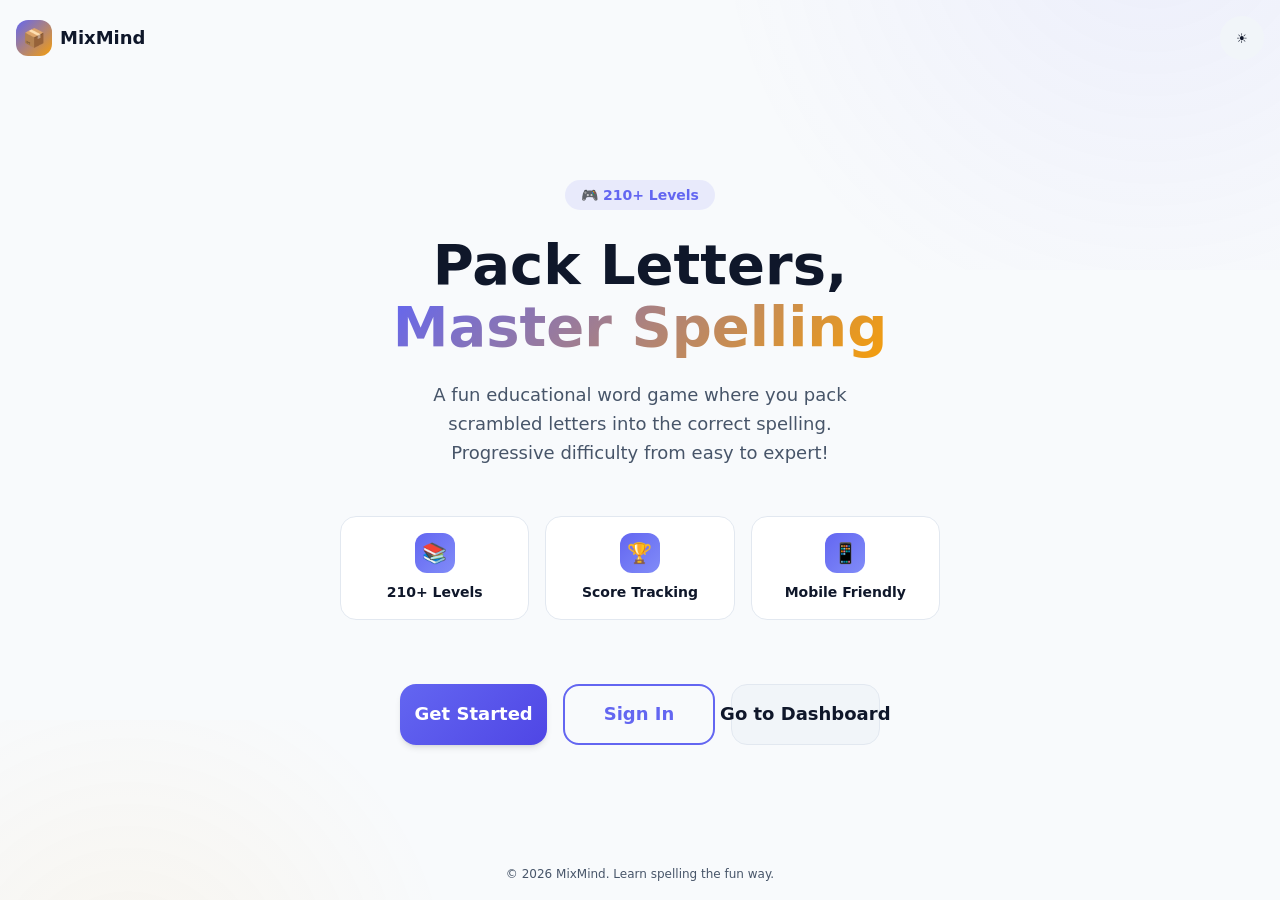
<file: game frontend/index.html>
<!DOCTYPE html>
<html lang="en">
<head>
  <meta charset="UTF-8">
  <meta name="viewport" content="width=device-width, initial-scale=1.0, viewport-fit=cover">
  <meta name="description" content="MIX MIND Game - Learn spelling through fun word puzzles">
  <title>MIX MIND Game - Spelling Packing Game</title>
  <link rel="stylesheet" href="css/style.css">
  <link rel="stylesheet" href="css/auth.css">
  <script>
    document.documentElement.setAttribute('data-theme', localStorage.getItem('theme') || 'light');
  </script>
</head>
<body>
  <div class="landing-page">
    <header class="landing-header">
      <a href="index.html" class="auth-page__logo">
        <span class="auth-page__logo-icon">📦</span>
       MixMind
      </a>
      <button id="theme-toggle" class="btn-icon theme-toggle" aria-label="Toggle dark mode" aria-pressed="false">
        <span class="theme-toggle__icon theme-toggle__icon--sun">☀️</span>
        <span class="theme-toggle__icon theme-toggle__icon--moon">🌙</span>
      </button>
    </header>

    <main class="landing-hero">
      <span class="landing-hero__badge">🎮 210+ Levels</span>
      <h1 class="landing-hero__title">Pack Letters, <span>Master Spelling</span></h1>
      <p class="landing-hero__subtitle">A fun educational word game where you pack scrambled letters into the correct spelling. Progressive difficulty from easy to expert!</p>

      <div class="landing-features">
        <div class="landing-feature">
          <span class="landing-feature__icon">📚</span>
          <span class="landing-feature__text">210+ Levels</span>
        </div>
        <div class="landing-feature">
          <span class="landing-feature__icon">🏆</span>
          <span class="landing-feature__text">Score Tracking</span>
        </div>
        <div class="landing-feature">
          <span class="landing-feature__icon">📱</span>
          <span class="landing-feature__text">Mobile Friendly</span>
        </div>
      </div>

      <div class="landing-hero__actions">
        <a href="signup.html" class="btn btn-primary btn-lg">Get Started</a>
        <a href="signin.html" class="btn btn-outline btn-lg">Sign In</a>
        <a href="dashboard.html" id="hero-continue" class="btn btn-secondary btn-lg" hidden>Go to Dashboard</a>
      </div>
    </main>

    <footer class="landing-footer">
      <p>&copy; 2026 MixMind. Learn spelling the fun way.</p>
    </footer>
  </div>

  <script src="js/api.js"></script>
  <script src="js/auth.js"></script>
  <script>Auth.initLanding();</script>
</body>
</html>
</file>
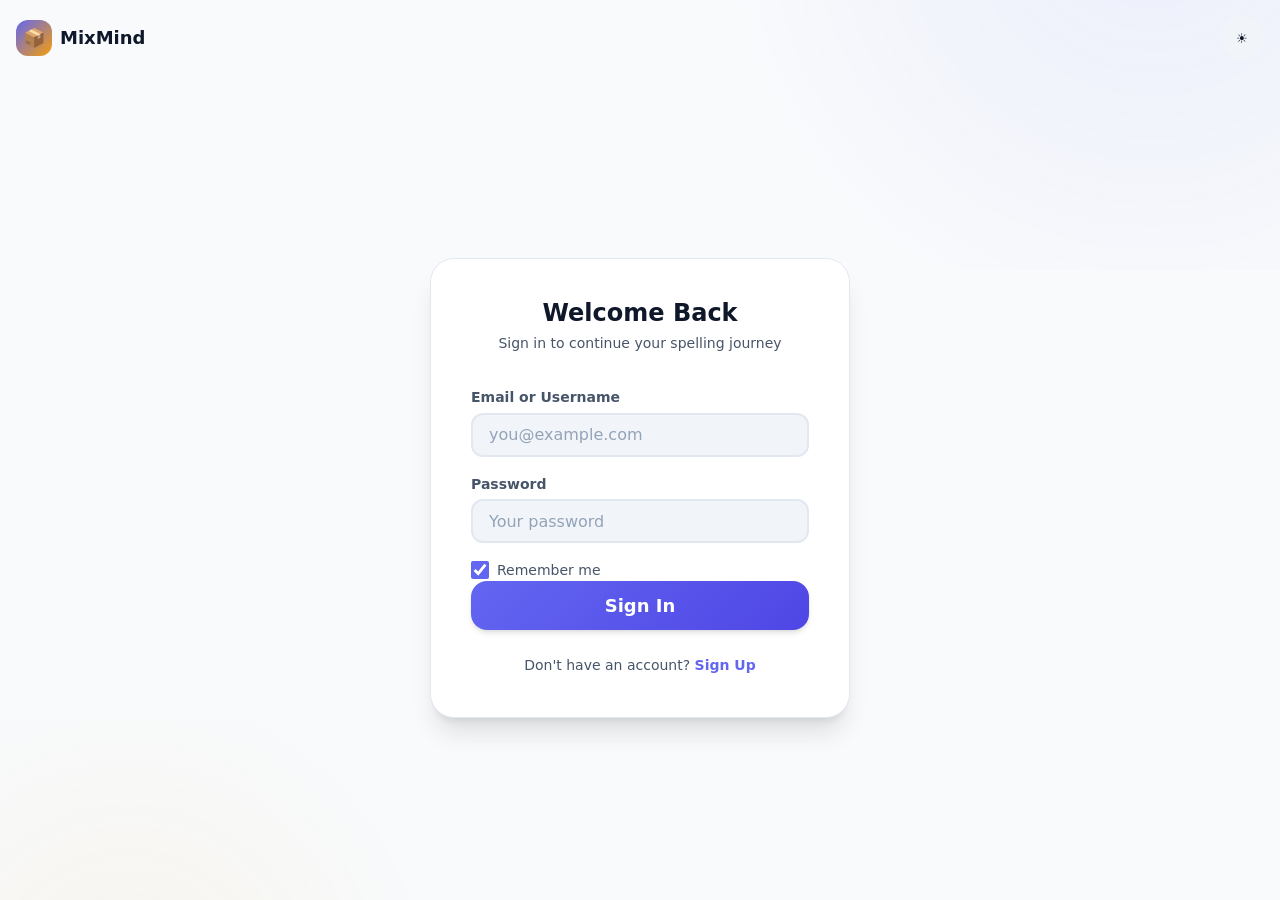
<file: game frontend/dashboard.html>
<!DOCTYPE html>
<html lang="en">
<head>
  <meta charset="UTF-8">
  <meta name="viewport" content="width=device-width, initial-scale=1.0, viewport-fit=cover">
  <title>Dashboard - MixMind</title>
  <link rel="stylesheet" href="css/style.css">
  <link rel="stylesheet" href="css/dashboard.css">
  <script>
    document.documentElement.setAttribute('data-theme', localStorage.getItem('theme') || 'light');
  </script>
</head>
<body>
  <div class="app-shell dashboard-page">
    <header class="app-header">
      <div class="app-header__brand">
        <span class="app-header__brand-icon">📦</span>
        MixMind
      </div>
      <div class="app-header__actions">
        <button id="theme-toggle" class="btn-icon theme-toggle" aria-label="Toggle dark mode">
          <span class="theme-toggle__icon theme-toggle__icon--sun">☀️</span>
          <span class="theme-toggle__icon theme-toggle__icon--moon">🌙</span>
        </button>
      </div>
    </header>

    <main class="app-main">
      

      <div id="dashboard-content" hidden>
        <section class="dashboard-greeting">
          <h2 id="user-greeting">Welcome back!</h2>
          <p>Ready to pack some letters today?</p>
        </section>

        <section class="stats-grid">
          <div class="stat-card">
            <span class="stat-card__icon stat-card__icon--level">🎯</span>
            <span class="stat-card__label">Current Level</span>
            <span class="stat-card__value" id="stat-level">1</span>
          </div>
          <div class="stat-card">
            <span class="stat-card__icon stat-card__icon--score">⭐</span>
            <span class="stat-card__label">Total Score</span>
            <span class="stat-card__value" id="stat-score">0</span>
          </div>
          <div class="stat-card">
            <span class="stat-card__icon stat-card__icon--completed">✅</span>
            <span class="stat-card__label">Completed</span>
            <span class="stat-card__value" id="stat-completed">0</span>
          </div>
          <div class="stat-card">
            <span class="stat-card__icon stat-card__icon--streak">📊</span>
            <span class="stat-card__label">Total Levels</span>
            <span class="stat-card__value" id="stat-total">210</span>
          </div>
        </section>

        <section class="action-cards">
          <a href="#" id="continue-game" class="action-card action-card--continue">
            <span class="action-card__icon">▶️</span>
            <div class="action-card__content">
              <div class="action-card__title">Continue Game</div>
              <div class="action-card__subtitle">Resume at <span id="continue-level">Level 1</span></div>
            </div>
            <span class="action-card__arrow">›</span>
          </a>
          <a href="game.html" id="play-new" class="action-card action-card--primary">
            <span class="action-card__icon">🎮</span>
            <div class="action-card__content">
              <div class="action-card__title">Play Game</div>
              <div class="action-card__subtitle">Start spelling and packing letters</div>
            </div>
            <span class="action-card__arrow">›</span>
          </a>
        </section>

        <section class="progress-section">
          <div class="progress-section__header">
            <h3>Your Progress</h3>
            <span class="progress-section__percent" id="progress-percent">0%</span>
          </div>
          <div class="progress-bar">
            <div class="progress-bar__fill" id="progress-fill" style="width: 0%"></div>
          </div>
          <div class="progress-section__footer">
            <span id="progress-completed">0 completed</span>
            <span id="progress-remaining">210 remaining</span>
          </div>
        </section>

        <section class="level-preview">
          <h3>Level Map</h3>
          <div class="level-preview__grid" id="level-preview-grid"></div>
        </section>
      </div>
    </main>

    <nav class="bottom-nav" aria-label="Main navigation">
      <a href="dashboard.html" class="bottom-nav__item active" data-page="dashboard">
        <svg viewBox="0 0 24 24" fill="none" stroke="currentColor" stroke-width="2"><path d="M3 9l9-7 9 7v11a2 2 0 01-2 2H5a2 2 0 01-2-2z"/><polyline points="9 22 9 12 15 12 15 22"/></svg>
        Home
      </a>
      <a href="game.html" class="bottom-nav__item" data-page="game">
        <svg viewBox="0 0 24 24" fill="none" stroke="currentColor" stroke-width="2"><rect x="2" y="6" width="20" height="12" rx="2"/><line x1="6" y1="12" x2="10" y2="12"/><line x1="8" y1="10" x2="8" y2="14"/></svg>
        Play
      </a>
      <a href="profile.html" class="bottom-nav__item" data-page="profile">
        <svg viewBox="0 0 24 24" fill="none" stroke="currentColor" stroke-width="2"><path d="M20 21v-2a4 4 0 00-4-4H8a4 4 0 00-4 4v2"/><circle cx="12" cy="7" r="4"/></svg>
        Profile
      </a>
    </nav>
  </div>

  <script src="js/api.js"></script>
  <script src="js/dashboard.js"></script>
</body>
</html>
</file>
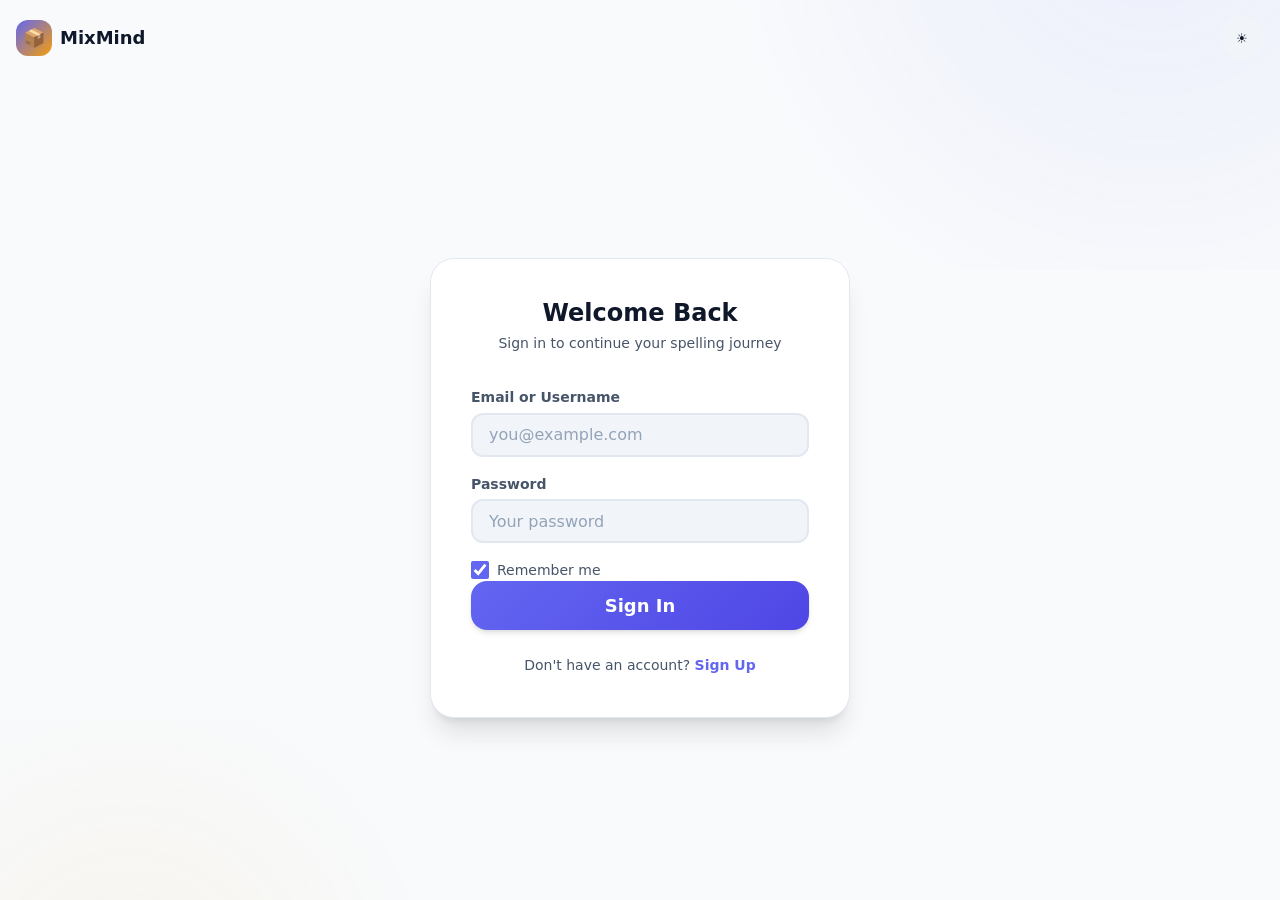
<file: game frontend/game.html>
<!DOCTYPE html>
<html lang="en">
<head>
  <meta charset="UTF-8">
  <meta name="viewport" content="width=device-width, initial-scale=1.0, viewport-fit=cover">
  <title>Game - MixMind</title>
  <link rel="stylesheet" href="css/style.css">
  <link rel="stylesheet" href="css/game.css">
  <script>
    document.documentElement.setAttribute('data-theme', localStorage.getItem('theme') || 'light');
  </script>
</head>
<body>
  <div class="game-page">
    <header class="app-header">
      <div class="app-header__brand">
        <span class="app-header__brand-icon">📦</span>
        MixMind
      </div>
      <div class="app-header__actions">
        <span id="difficulty-badge" class="difficulty-badge difficulty-badge--easy">easy</span>
        <button id="theme-toggle" class="btn-icon theme-toggle" aria-label="Toggle dark mode">
          <span class="theme-toggle__icon theme-toggle__icon--sun">☀️</span>
          <span class="theme-toggle__icon theme-toggle__icon--moon">🌙</span>
        </button>
      </div>
    </header>

    <div class="game-container">
      <div class="game-hud">
        <div class="game-hud__item game-hud__level">
          <span class="game-hud__label">Level</span>
          <span class="game-hud__value" id="game-level">1</span>
        </div>
        <div class="game-hud__item">
          <span class="game-hud__label">Score</span>
          <span class="game-hud__value" id="game-score">0</span>
        </div>
      </div>

      <div class="game-timer">
        <div class="game-timer__fill" id="timer-fill" style="width: 100%"></div>
      </div>

      <div class="game-hint">
        <div class="game-hint__label">Hint</div>
        <div class="game-hint__text" id="game-hint-text">Loading...</div>
      </div>

      <div class="game-slots" id="game-slots" aria-label="Word letter slots"></div>

      <div class="game-letters" id="game-letters" aria-label="Available letters"></div>

      <div class="game-actions">
        <button id="btn-clear" class="btn btn-secondary">Clear</button>
        <button id="btn-shuffle" class="btn btn-secondary">Shuffle</button>
        <button id="btn-check" class="btn btn-success">Check</button>
        <button id="btn-exit" class="btn btn-danger btn-sm">Exit</button>
      </div>
    </div>

    <!-- Feedback Overlay -->
    <div id="game-feedback" class="game-feedback" hidden>
      <div class="game-feedback__card">
        <div class="game-feedback__icon" id="feedback-icon">🎉</div>
        <h2 class="game-feedback__title" id="feedback-title">Correct!</h2>
        <p class="game-feedback__message" id="feedback-message">Great job!</p>
        <p class="game-feedback__score" id="feedback-score">+100 points</p>
        <div class="game-feedback__actions">
          <button id="feedback-retry" class="btn btn-secondary btn-block" hidden>Try Again</button>
          <button id="feedback-next" class="btn btn-primary btn-block">Next Level</button>
        </div>
      </div>
    </div>
  </div>

  <script src="js/api.js"></script>
  <script src="js/game.js"></script>
</body>
</html>
</file>
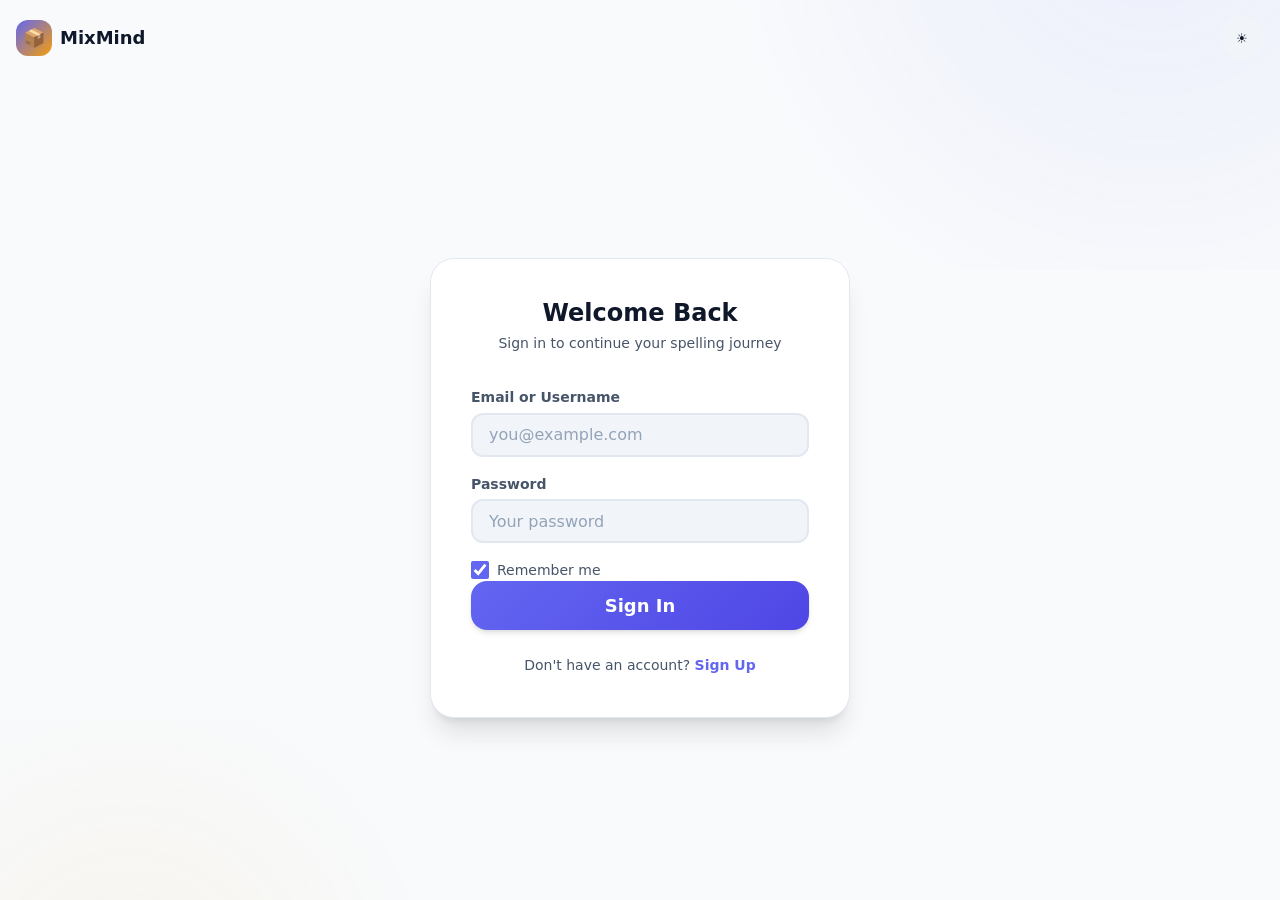
<file: game frontend/profile.html>
<!DOCTYPE html>
<html lang="en">
<head>
  <meta charset="UTF-8">
  <meta name="viewport" content="width=device-width, initial-scale=1.0, viewport-fit=cover">
  <title>Profile - MixMind</title>
  <link rel="stylesheet" href="css/style.css">
  <link rel="stylesheet" href="css/dashboard.css">
  <script>
    document.documentElement.setAttribute('data-theme', localStorage.getItem('theme') || 'light');
  </script>
</head>
<body>
  <div class="app-shell profile-page">
    <header class="app-header">
      <div class="app-header__brand">
        <span class="app-header__brand-icon">📦</span>
        MixMind
      </div>
      <div class="app-header__actions">
        <button id="theme-toggle" class="btn-icon theme-toggle" aria-label="Toggle dark mode">
          <span class="theme-toggle__icon theme-toggle__icon--sun">☀️</span>
          <span class="theme-toggle__icon theme-toggle__icon--moon">🌙</span>
        </button>
      </div>
    </header>

    <main class="app-main">
      

      <div id="profile-error" class="form-error" hidden></div>

      <div id="profile-content" hidden>
        <div class="profile-card">
          <div class="profile-avatar" id="profile-avatar">?</div>
          <h2 class="profile-name" id="profile-name">—</h2>
          <p class="profile-username" id="profile-username">—</p>

          <div class="profile-details">
            <div class="profile-detail">
              <span class="profile-detail__icon">📧</span>
              <div class="profile-detail__content">
                <div class="profile-detail__label">Email</div>
                <div class="profile-detail__value" id="profile-email">—</div>
              </div>
            </div>
            <div class="profile-detail">
              <span class="profile-detail__icon">🎯</span>
              <div class="profile-detail__content">
                <div class="profile-detail__label">Current Level</div>
                <div class="profile-detail__value" id="profile-level">—</div>
              </div>
            </div>
            <div class="profile-detail">
              <span class="profile-detail__icon">⭐</span>
              <div class="profile-detail__content">
                <div class="profile-detail__label">Total Score</div>
                <div class="profile-detail__value" id="profile-score">—</div>
              </div>
            </div>
            <div class="profile-detail">
              <span class="profile-detail__icon">✅</span>
              <div class="profile-detail__content">
                <div class="profile-detail__label">Levels Completed</div>
                <div class="profile-detail__value" id="profile-completed">—</div>
              </div>
            </div>
          </div>

          <button id="logout-btn" class="btn btn-danger btn-block btn-lg">Logout</button>
        </div>
      </div>
    </main>

    <nav class="bottom-nav" aria-label="Main navigation">
      <a href="dashboard.html" class="bottom-nav__item" data-page="dashboard">
        <svg viewBox="0 0 24 24" fill="none" stroke="currentColor" stroke-width="2"><path d="M3 9l9-7 9 7v11a2 2 0 01-2 2H5a2 2 0 01-2-2z"/><polyline points="9 22 9 12 15 12 15 22"/></svg>
        Home
      </a>
      <a href="game.html" class="bottom-nav__item" data-page="game">
        <svg viewBox="0 0 24 24" fill="none" stroke="currentColor" stroke-width="2"><rect x="2" y="6" width="20" height="12" rx="2"/><line x1="6" y1="12" x2="10" y2="12"/><line x1="8" y1="10" x2="8" y2="14"/></svg>
        Play
      </a>
      <a href="profile.html" class="bottom-nav__item active" data-page="profile">
        <svg viewBox="0 0 24 24" fill="none" stroke="currentColor" stroke-width="2"><path d="M20 21v-2a4 4 0 00-4-4H8a4 4 0 00-4 4v2"/><circle cx="12" cy="7" r="4"/></svg>
        Profile
      </a>
    </nav>
  </div>

  <script src="js/api.js"></script>
  <script src="js/profile.js"></script>
</body>
</html>
</file>
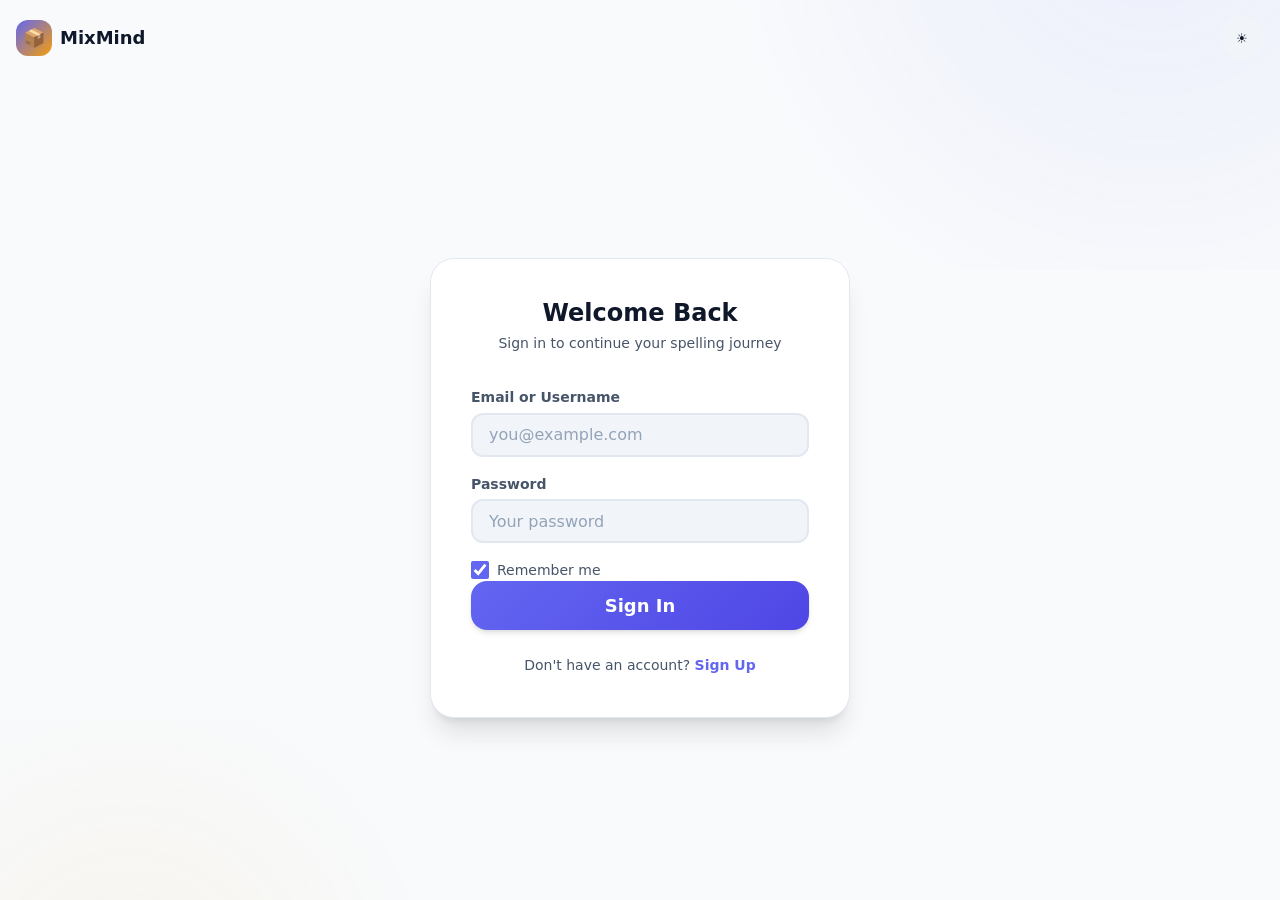
<file: game frontend/signin.html>
<!DOCTYPE html>
<html lang="en">
<head>
  <meta charset="UTF-8">
  <meta name="viewport" content="width=device-width, initial-scale=1.0, viewport-fit=cover">
  <title>Sign In - MixMind</title>
  <link rel="stylesheet" href="css/style.css">
  <link rel="stylesheet" href="css/auth.css">
  <script>
    document.documentElement.setAttribute('data-theme', localStorage.getItem('theme') || 'light');
  </script>
</head>
<body>
  <div class="auth-page">
    <header class="auth-page__header">
      <a href="index.html" class="auth-page__logo">
        <span class="auth-page__logo-icon">📦</span>
        MixMind
      </a>
      <button id="theme-toggle" class="btn-icon theme-toggle" aria-label="Toggle dark mode" aria-pressed="false">
        <span class="theme-toggle__icon theme-toggle__icon--sun">☀️</span>
        <span class="theme-toggle__icon theme-toggle__icon--moon">🌙</span>
      </button>
    </header>

    <main class="auth-page__body">
      <div class="auth-card">
        <div class="auth-card__header">
          <h1>Welcome Back</h1>
          <p>Sign in to continue your spelling journey</p>
        </div>

        <form id="signin-form" novalidate>
          <div class="form-group">
            <label for="email">Email or Username</label>
            <input type="text" id="email" name="email" placeholder="you@example.com" required autocomplete="email">
          </div>
          <div class="form-group">
            <label for="password">Password</label>
            <input type="password" id="password" name="password" placeholder="Your password" required autocomplete="current-password">
          </div>
          <label class="form-checkbox mb-md">
            <input type="checkbox" name="remember" checked>
            Remember me
          </label>
          <button type="submit" class="btn btn-primary btn-block btn-lg">Sign In</button>
        </form>

        <div class="auth-card__footer">
          Don't have an account? <a href="signup.html">Sign Up</a>
        </div>
      </div>
    </main>
  </div>

  <script src="js/api.js"></script>
  <script src="js/auth.js"></script>
  <script>Auth.initSignIn();</script>
</body>
</html>
</file>
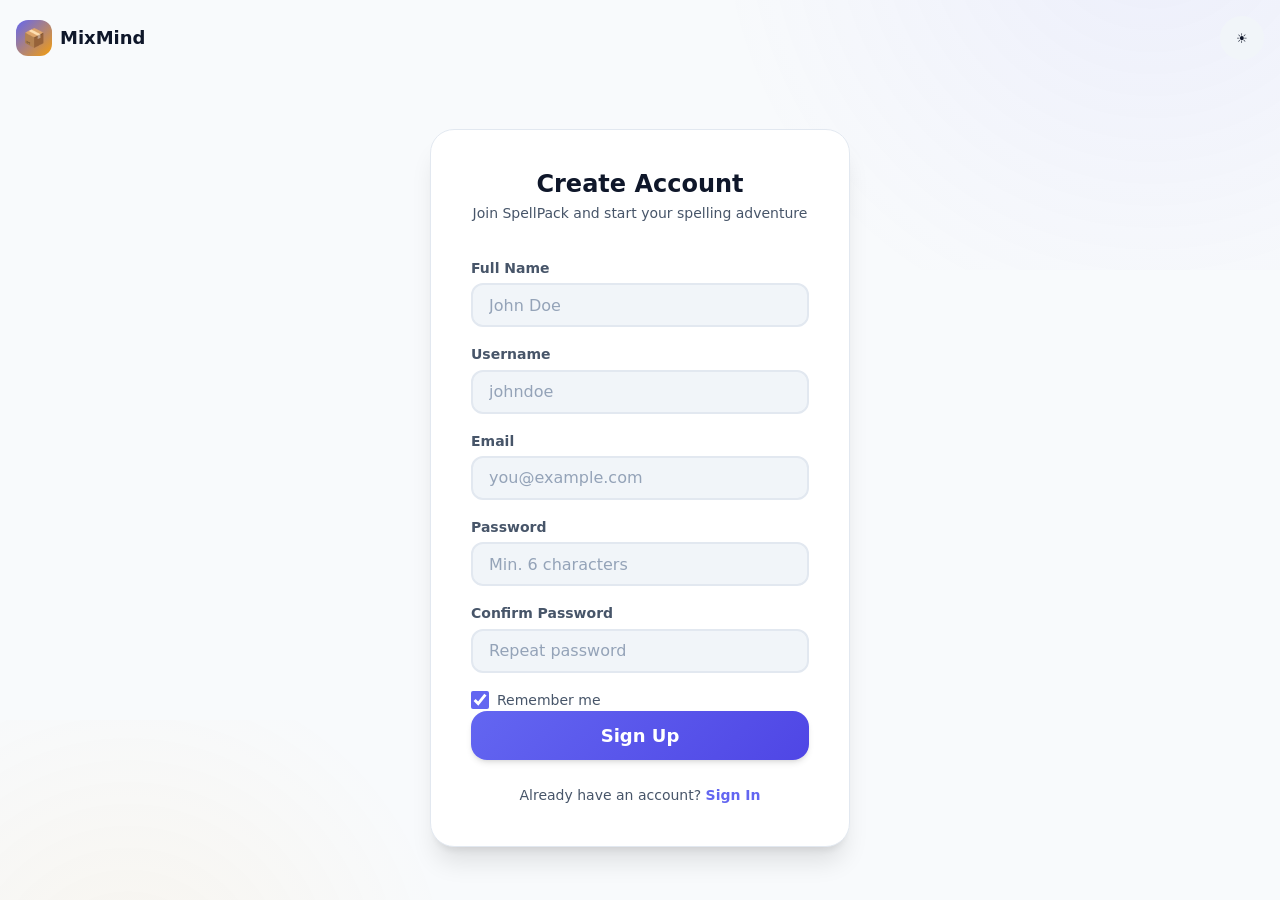
<file: game frontend/signup.html>
<!DOCTYPE html>
<html lang="en">
<head>
  <meta charset="UTF-8">
  <meta name="viewport" content="width=device-width, initial-scale=1.0, viewport-fit=cover">
  <title>Sign Up - MixMind</title>
  <link rel="stylesheet" href="css/style.css">
  <link rel="stylesheet" href="css/auth.css">
  <script>
    document.documentElement.setAttribute('data-theme', localStorage.getItem('theme') || 'light');
  </script>
</head>
<body>
  <div class="auth-page">
    <header class="auth-page__header">
      <a href="index.html" class="auth-page__logo">
        <span class="auth-page__logo-icon">📦</span>
        MixMind
      </a>
      <button id="theme-toggle" class="btn-icon theme-toggle" aria-label="Toggle dark mode" aria-pressed="false">
        <span class="theme-toggle__icon theme-toggle__icon--sun">☀️</span>
        <span class="theme-toggle__icon theme-toggle__icon--moon">🌙</span>
      </button>
    </header>

    <main class="auth-page__body">
      <div class="auth-card">
        <div class="auth-card__header">
          <h1>Create Account</h1>
          <p>Join SpellPack and start your spelling adventure</p>
        </div>

        <form id="signup-form" novalidate>
          <div class="form-group">
            <label for="name">Full Name</label>
            <input type="text" id="name" name="name" placeholder="John Doe" required autocomplete="name">
          </div>
          <div class="form-group">
            <label for="username">Username</label>
            <input type="text" id="username" name="username" placeholder="johndoe" required autocomplete="username">
          </div>
          <div class="form-group">
            <label for="email">Email</label>
            <input type="email" id="email" name="email" placeholder="you@example.com" required autocomplete="email">
          </div>
          <div class="form-group">
            <label for="password">Password</label>
            <input type="password" id="password" name="password" placeholder="Min. 6 characters" required autocomplete="new-password">
          </div>
          <div class="form-group">
            <label for="confirmPassword">Confirm Password</label>
            <input type="password" id="confirmPassword" name="confirmPassword" placeholder="Repeat password" required autocomplete="new-password">
          </div>
          <label class="form-checkbox mb-md">
            <input type="checkbox" name="remember" checked>
            Remember me
          </label>
          <button type="submit" class="btn btn-primary btn-block btn-lg">Sign Up</button>
        </form>

        <div class="auth-card__footer">
          Already have an account? <a href="signin.html">Sign In</a>
        </div>
      </div>
    </main>
  </div>

  <script src="js/api.js"></script>
  <script src="js/auth.js"></script>
  <script>Auth.initSignUp();</script>
</body>
</html>
</file>
<file: game frontend/css/style.css>
/**
 * Global Styles - Theme, typography, layout utilities
 */

:root {
  --color-primary: #6366f1;
  --color-primary-dark: #4f46e5;
  --color-primary-light: #818cf8;
  --color-secondary: #f59e0b;
  --color-secondary-dark: #d97706;
  --color-success: #10b981;
  --color-error: #ef4444;
  --color-warning: #f59e0b;
  --bg-primary: #f8fafc;
  --bg-secondary: #ffffff;
  --bg-tertiary: #f1f5f9;
  --bg-card: #ffffff;
  --bg-overlay: rgba(15, 23, 42, 0.5);
  --text-primary: #0f172a;
  --text-secondary: #475569;
  --text-muted: #94a3b8;
  --text-inverse: #ffffff;
  --border-color: #e2e8f0;
  --border-radius-sm: 0.5rem;
  --border-radius-md: 0.75rem;
  --border-radius-lg: 1rem;
  --border-radius-xl: 1.5rem;
  --border-radius-full: 9999px;
  --shadow-sm: 0 1px 2px rgba(0, 0, 0, 0.05);
  --shadow-md: 0 4px 6px -1px rgba(0, 0, 0, 0.1), 0 2px 4px -2px rgba(0, 0, 0, 0.1);
  --shadow-lg: 0 10px 15px -3px rgba(0, 0, 0, 0.1), 0 4px 6px -4px rgba(0, 0, 0, 0.1);
  --shadow-xl: 0 20px 25px -5px rgba(0, 0, 0, 0.1), 0 8px 10px -6px rgba(0, 0, 0, 0.1);
  --font-family: 'Segoe UI', system-ui, -apple-system, BlinkMacSystemFont, sans-serif;
  --font-size-xs: clamp(0.7rem, 1.5vw, 0.75rem);
  --font-size-sm: clamp(0.8rem, 2vw, 0.875rem);
  --font-size-base: clamp(0.9rem, 2.5vw, 1rem);
  --font-size-lg: clamp(1rem, 3vw, 1.125rem);
  --font-size-xl: clamp(1.15rem, 3.5vw, 1.25rem);
  --font-size-2xl: clamp(1.35rem, 4vw, 1.5rem);
  --font-size-3xl: clamp(1.75rem, 5vw, 2rem);
  --font-size-4xl: clamp(2rem, 6vw, 2.75rem);
  --spacing-xs: 0.25rem;
  --spacing-sm: 0.5rem;
  --spacing-md: 1rem;
  --spacing-lg: 1.5rem;
  --spacing-xl: 2rem;
  --spacing-2xl: 3rem;
  --transition-fast: 150ms ease;
  --transition-base: 250ms ease;
  --transition-slow: 400ms ease;
  --header-height: 3.5rem;
  --bottom-nav-height: 4rem;
  --touch-target: 44px;
}

[data-theme='dark'] {
  --color-primary: #818cf8;
  --color-primary-dark: #6366f1;
  --color-primary-light: #a5b4fc;
  --bg-primary: #0f172a;
  --bg-secondary: #1e293b;
  --bg-tertiary: #334155;
  --bg-card: #1e293b;
  --bg-overlay: rgba(0, 0, 0, 0.7);
  --text-primary: #f1f5f9;
  --text-secondary: #cbd5e1;
  --text-muted: #64748b;
  --border-color: #334155;
  --shadow-sm: 0 1px 2px rgba(0, 0, 0, 0.3);
  --shadow-md: 0 4px 6px -1px rgba(0, 0, 0, 0.4);
  --shadow-lg: 0 10px 15px -3px rgba(0, 0, 0, 0.4);
  --shadow-xl: 0 20px 25px -5px rgba(0, 0, 0, 0.5);
}

*, *::before, *::after { box-sizing: border-box; margin: 0; padding: 0; }

html {
  font-size: 16px;
  -webkit-text-size-adjust: 100%;
  scroll-behavior: smooth;
}

body {
  font-family: var(--font-family);
  font-size: var(--font-size-base);
  line-height: 1.6;
  color: var(--text-primary);
  background-color: var(--bg-primary);
  min-height: 100vh;
  min-height: 100dvh;
  overflow-x: hidden;
  -webkit-font-smoothing: antialiased;
}

img, svg { display: block; max-width: 100%; }
a { color: var(--color-primary); text-decoration: none; transition: color var(--transition-fast); }
a:hover { color: var(--color-primary-dark); }
button { font-family: inherit; cursor: pointer; border: none; background: none; }
input, textarea, select { font-family: inherit; font-size: inherit; }
ul, ol { list-style: none; }

.app-shell {
  display: flex;
  flex-direction: column;
  width: 100%;
  max-width: 100vw;
  min-height: 100vh;
  min-height: 100dvh;
  overflow: hidden;
}

.app-main {
  flex: 1;
  display: flex;
  flex-direction: column;
  overflow-y: auto;
  overflow-x: hidden;
  -webkit-overflow-scrolling: touch;
}

h1, h2, h3, h4 { line-height: 1.2; font-weight: 700; color: var(--text-primary); }
h1 { font-size: var(--font-size-4xl); }
h2 { font-size: var(--font-size-3xl); }
h3 { font-size: var(--font-size-2xl); }
h4 { font-size: var(--font-size-xl); }
p { color: var(--text-secondary); }
.text-muted { color: var(--text-muted); }
.text-center { text-align: center; }

.btn {
  display: inline-flex;
  align-items: center;
  justify-content: center;
  gap: var(--spacing-sm);
  min-height: var(--touch-target);
  min-width: var(--touch-target);
  padding: 0.625rem 1.25rem;
  font-size: var(--font-size-base);
  font-weight: 600;
  border-radius: var(--border-radius-md);
  transition: all var(--transition-base);
  white-space: nowrap;
  user-select: none;
  -webkit-tap-highlight-color: transparent;
}

.btn:disabled, .btn.loading { opacity: 0.6; cursor: not-allowed; pointer-events: none; }

.btn-primary {
  background: linear-gradient(135deg, var(--color-primary), var(--color-primary-dark));
  color: var(--text-inverse);
  box-shadow: var(--shadow-md);
}

.btn-primary:hover:not(:disabled) { transform: translateY(-2px); box-shadow: var(--shadow-lg); }
.btn-primary:active:not(:disabled) { transform: translateY(0); }

.btn-secondary {
  background: var(--bg-tertiary);
  color: var(--text-primary);
  border: 1px solid var(--border-color);
}

.btn-secondary:hover:not(:disabled) { background: var(--border-color); }

.btn-outline {
  background: transparent;
  color: var(--color-primary);
  border: 2px solid var(--color-primary);
}

.btn-outline:hover:not(:disabled) { background: var(--color-primary); color: var(--text-inverse); }
.btn-success { background: linear-gradient(135deg, var(--color-success), #059669); color: var(--text-inverse); box-shadow: var(--shadow-md); }
.btn-danger { background: var(--color-error); color: var(--text-inverse); }
.btn-lg { padding: 0.875rem 1.75rem; font-size: var(--font-size-lg); border-radius: var(--border-radius-lg); }
.btn-sm { padding: 0.375rem 0.875rem; font-size: var(--font-size-sm); min-height: 36px; }
.btn-block { width: 100%; }

.btn-icon {
  width: var(--touch-target);
  height: var(--touch-target);
  padding: 0;
  border-radius: var(--border-radius-full);
  background: var(--bg-tertiary);
  color: var(--text-primary);
  flex-shrink: 0;
}

.btn-icon:hover { background: var(--border-color); }
.btn-icon svg { width: 1.25rem; height: 1.25rem; }

.form-group { display: flex; flex-direction: column; gap: var(--spacing-xs); margin-bottom: var(--spacing-md); }
.form-group label { font-size: var(--font-size-sm); font-weight: 600; color: var(--text-secondary); }

.form-group input {
  width: 100%;
  min-height: var(--touch-target);
  padding: 0.625rem 1rem;
  background: var(--bg-tertiary);
  border: 2px solid var(--border-color);
  border-radius: var(--border-radius-md);
  color: var(--text-primary);
  transition: border-color var(--transition-fast), box-shadow var(--transition-fast);
}

.form-group input:focus {
  outline: none;
  border-color: var(--color-primary);
  box-shadow: 0 0 0 3px rgba(99, 102, 241, 0.2);
}

.form-group input::placeholder { color: var(--text-muted); }

.form-error {
  background: rgba(239, 68, 68, 0.1);
  color: var(--color-error);
  padding: var(--spacing-sm) var(--spacing-md);
  border-radius: var(--border-radius-md);
  font-size: var(--font-size-sm);
  margin-bottom: var(--spacing-md);
  border: 1px solid rgba(239, 68, 68, 0.3);
}

.form-checkbox { display: flex; align-items: center; gap: var(--spacing-sm); font-size: var(--font-size-sm); color: var(--text-secondary); cursor: pointer; }
.form-checkbox input { width: 1.125rem; height: 1.125rem; accent-color: var(--color-primary); }

.card {
  background: var(--bg-card);
  border-radius: var(--border-radius-lg);
  border: 1px solid var(--border-color);
  box-shadow: var(--shadow-sm);
  padding: var(--spacing-lg);
}

.app-header {
  display: flex;
  align-items: center;
  justify-content: space-between;
  height: var(--header-height);
  padding: 0 var(--spacing-md);
  background: var(--bg-secondary);
  border-bottom: 1px solid var(--border-color);
  flex-shrink: 0;
  z-index: 100;
}

.app-header__brand { display: flex; align-items: center; gap: var(--spacing-sm); font-weight: 700; font-size: var(--font-size-lg); color: var(--text-primary); }

.app-header__brand-icon {
  width: 2rem;
  height: 2rem;
  background: linear-gradient(135deg, var(--color-primary), var(--color-secondary));
  border-radius: var(--border-radius-sm);
  display: flex;
  align-items: center;
  justify-content: center;
  font-size: 1rem;
}

.app-header__actions { display: flex; align-items: center; gap: var(--spacing-sm); }

.bottom-nav {
  display: flex;
  align-items: stretch;
  height: var(--bottom-nav-height);
  background: var(--bg-secondary);
  border-top: 1px solid var(--border-color);
  flex-shrink: 0;
  z-index: 100;
  padding-bottom: env(safe-area-inset-bottom, 0);
}

.bottom-nav__item {
  flex: 1;
  display: flex;
  flex-direction: column;
  align-items: center;
  justify-content: center;
  gap: 0.125rem;
  color: var(--text-muted);
  font-size: var(--font-size-xs);
  font-weight: 500;
  transition: color var(--transition-fast);
  min-height: var(--touch-target);
}

.bottom-nav__item svg { width: 1.375rem; height: 1.375rem; }
.bottom-nav__item.active, .bottom-nav__item:hover { color: var(--color-primary); }

.theme-toggle { position: relative; width: var(--touch-target); height: var(--touch-target); }
.theme-toggle__icon { position: absolute; inset: 0; display: flex; align-items: center; justify-content: center; transition: opacity var(--transition-base), transform var(--transition-base); }
.theme-toggle__icon--sun { opacity: 1; transform: rotate(0deg); }
.theme-toggle__icon--moon { opacity: 0; transform: rotate(-90deg); }
[data-theme='dark'] .theme-toggle__icon--sun { opacity: 0; transform: rotate(90deg); }
[data-theme='dark'] .theme-toggle__icon--moon { opacity: 1; transform: rotate(0deg); }

.toast-container {
  position: fixed;
  top: calc(var(--header-height) + var(--spacing-sm));
  left: 50%;
  transform: translateX(-50%);
  z-index: 1000;
  display: flex;
  flex-direction: column;
  gap: var(--spacing-sm);
  width: min(90vw, 400px);
  pointer-events: none;
}

.toast {
  padding: var(--spacing-md) var(--spacing-lg);
  border-radius: var(--border-radius-md);
  font-size: var(--font-size-sm);
  font-weight: 500;
  box-shadow: var(--shadow-lg);
  animation: toastIn var(--transition-slow) ease forwards;
  pointer-events: auto;
}

.toast--success { background: var(--color-success); color: white; }
.toast--error { background: var(--color-error); color: white; }
.toast--info { background: var(--color-primary); color: white; }

@keyframes toastIn { from { opacity: 0; transform: translateY(-1rem); } to { opacity: 1; transform: translateY(0); } }
@keyframes toastOut { to { opacity: 0; transform: translateY(-1rem); } }
@keyframes spin { to { transform: rotate(360deg); } }
@keyframes fadeIn { from { opacity: 0; } to { opacity: 1; } }
@keyframes slideUp { from { opacity: 0; transform: translateY(1.5rem); } to { opacity: 1; transform: translateY(0); } }
@keyframes pulse { 0%, 100% { transform: scale(1); } 50% { transform: scale(1.05); } }
@keyframes shake { 0%, 100% { transform: translateX(0); } 20%, 60% { transform: translateX(-6px); } 40%, 80% { transform: translateX(6px); } }

.spinner { width: 2rem; height: 2rem; border: 3px solid var(--border-color); border-top-color: var(--color-primary); border-radius: 50%; animation: spin 0.8s linear infinite; }
.loading-screen { display: flex; flex-direction: column; align-items: center; justify-content: center; gap: var(--spacing-md); flex: 1; min-height: 50vh; }
.hidden { display: none !important; }
.sr-only { position: absolute; width: 1px; height: 1px; padding: 0; margin: -1px; overflow: hidden; clip: rect(0, 0, 0, 0); white-space: nowrap; border: 0; }
.container { width: 100%; max-width: 1200px; margin: 0 auto; padding: 0 var(--spacing-md); }
</file>
<file: game frontend/css/auth.css>
/**
 * Auth & Landing Page Styles
 */

.auth-page {
  min-height: 100vh;
  min-height: 100dvh;
  display: flex;
  flex-direction: column;
  background: var(--bg-primary);
  overflow: hidden;
}

.auth-page__header {
  display: flex;
  align-items: center;
  justify-content: space-between;
  padding: var(--spacing-md);
  flex-shrink: 0;
}

.auth-page__logo {
  display: flex;
  align-items: center;
  gap: var(--spacing-sm);
  font-weight: 700;
  font-size: var(--font-size-lg);
  color: var(--text-primary);
}

.auth-page__logo-icon {
  width: 2.25rem;
  height: 2.25rem;
  background: linear-gradient(135deg, var(--color-primary), var(--color-secondary));
  border-radius: var(--border-radius-md);
  display: flex;
  align-items: center;
  justify-content: center;
  font-size: 1.125rem;
}

.auth-page__body {
  flex: 1;
  display: flex;
  align-items: center;
  justify-content: center;
  padding: var(--spacing-md);
  overflow-y: auto;
}

.auth-card {
  width: 100%;
  max-width: 420px;
  background: var(--bg-card);
  border-radius: var(--border-radius-xl);
  border: 1px solid var(--border-color);
  box-shadow: var(--shadow-xl);
  padding: clamp(1.5rem, 5vw, 2.5rem);
  animation: slideUp 0.5s ease forwards;
}

.auth-card__header { text-align: center; margin-bottom: var(--spacing-xl); }
.auth-card__header h1 { font-size: var(--font-size-2xl); margin-bottom: var(--spacing-xs); }
.auth-card__header p { font-size: var(--font-size-sm); }
.auth-card__footer { text-align: center; margin-top: var(--spacing-lg); font-size: var(--font-size-sm); color: var(--text-secondary); }
.auth-card__footer a { font-weight: 600; }

.landing-page {
  min-height: 100vh;
  min-height: 100dvh;
  display: flex;
  flex-direction: column;
  overflow: hidden;
}

.landing-header {
  display: flex;
  align-items: center;
  justify-content: space-between;
  padding: var(--spacing-md);
  flex-shrink: 0;
}

.landing-hero {
  flex: 1;
  display: flex;
  flex-direction: column;
  align-items: center;
  justify-content: center;
  text-align: center;
  padding: var(--spacing-md) var(--spacing-lg);
  gap: var(--spacing-lg);
  overflow-y: auto;
}

.landing-hero__badge {
  display: inline-flex;
  align-items: center;
  gap: var(--spacing-xs);
  padding: var(--spacing-xs) var(--spacing-md);
  background: rgba(99, 102, 241, 0.1);
  color: var(--color-primary);
  border-radius: var(--border-radius-full);
  font-size: var(--font-size-sm);
  font-weight: 600;
}

.landing-hero__title {
  font-size: clamp(2rem, 8vw, 3.5rem);
  line-height: 1.1;
  max-width: 16ch;
}

.landing-hero__title span {
  background: linear-gradient(135deg, var(--color-primary), var(--color-secondary));
  -webkit-background-clip: text;
  -webkit-text-fill-color: transparent;
  background-clip: text;
}

.landing-hero__subtitle { font-size: var(--font-size-lg); max-width: 40ch; color: var(--text-secondary); }

.landing-hero__actions {
  display: flex;
  flex-direction: column;
  gap: var(--spacing-md);
  width: 100%;
  max-width: 320px;
  margin-top: var(--spacing-md);
}

.landing-hero__actions .btn { width: 100%; }

.landing-features {
  display: grid;
  grid-template-columns: repeat(auto-fit, minmax(140px, 1fr));
  gap: var(--spacing-md);
  width: 100%;
  max-width: 600px;
  padding: var(--spacing-lg) 0;
}

.landing-feature {
  display: flex;
  flex-direction: column;
  align-items: center;
  gap: var(--spacing-sm);
  padding: var(--spacing-md);
  background: var(--bg-card);
  border-radius: var(--border-radius-lg);
  border: 1px solid var(--border-color);
}

.landing-feature__icon {
  width: 2.5rem;
  height: 2.5rem;
  background: linear-gradient(135deg, var(--color-primary), var(--color-primary-light));
  border-radius: var(--border-radius-md);
  display: flex;
  align-items: center;
  justify-content: center;
  font-size: 1.25rem;
}

.landing-feature__text { font-size: var(--font-size-sm); font-weight: 600; color: var(--text-primary); text-align: center; }
.landing-footer { text-align: center; padding: var(--spacing-md); font-size: var(--font-size-xs); color: var(--text-muted); flex-shrink: 0; }

.auth-page::before, .landing-page::before {
  content: '';
  position: fixed;
  top: -50%;
  right: -30%;
  width: 80%;
  height: 80%;
  background: radial-gradient(circle, rgba(99, 102, 241, 0.08) 0%, transparent 70%);
  pointer-events: none;
  z-index: 0;
}

.auth-page::after, .landing-page::after {
  content: '';
  position: fixed;
  bottom: -40%;
  left: -20%;
  width: 60%;
  height: 60%;
  background: radial-gradient(circle, rgba(245, 158, 11, 0.06) 0%, transparent 70%);
  pointer-events: none;
  z-index: 0;
}

.auth-page__body, .landing-hero { position: relative; z-index: 1; }

@media (min-width: 768px) {
  .landing-hero__actions { flex-direction: row; max-width: 480px; }
  .landing-hero__actions .btn { flex: 1; }
}

@media (orientation: landscape) and (max-height: 500px) {
  .landing-hero { padding: var(--spacing-sm); gap: var(--spacing-sm); }
  .landing-features { display: none; }
  .auth-card { padding: var(--spacing-lg); }
}
</file>
<file: game frontend/css/dashboard.css>
/**
 * Dashboard & Profile Page Styles
 */

.dashboard-page .app-main,
.profile-page .app-main {
  padding: var(--spacing-md);
  gap: var(--spacing-md);
}

.dashboard-greeting { animation: slideUp 0.4s ease forwards; }
.dashboard-greeting h2 { font-size: var(--font-size-2xl); margin-bottom: var(--spacing-xs); }
.dashboard-greeting p { font-size: var(--font-size-sm); }

.stats-grid {
  display: grid;
  grid-template-columns: repeat(2, 1fr);
  gap: var(--spacing-md);
  animation: slideUp 0.5s ease forwards;
}

.stat-card {
  background: var(--bg-card);
  border: 1px solid var(--border-color);
  border-radius: var(--border-radius-lg);
  padding: var(--spacing-md);
  display: flex;
  flex-direction: column;
  gap: var(--spacing-xs);
  transition: transform var(--transition-base);
}

.stat-card:hover { transform: translateY(-2px); }

.stat-card__icon {
  width: 2.25rem;
  height: 2.25rem;
  border-radius: var(--border-radius-sm);
  display: flex;
  align-items: center;
  justify-content: center;
  font-size: 1.125rem;
}

.stat-card__icon--level { background: rgba(99, 102, 241, 0.15); }
.stat-card__icon--score { background: rgba(245, 158, 11, 0.15); }
.stat-card__icon--completed { background: rgba(16, 185, 129, 0.15); }
.stat-card__icon--streak { background: rgba(239, 68, 68, 0.15); }

.stat-card__label {
  font-size: var(--font-size-xs);
  color: var(--text-muted);
  font-weight: 500;
  text-transform: uppercase;
  letter-spacing: 0.05em;
}

.stat-card__value { font-size: var(--font-size-2xl); font-weight: 700; color: var(--text-primary); line-height: 1; }

.action-cards { display: flex; flex-direction: column; gap: var(--spacing-md); animation: slideUp 0.6s ease forwards; }

.action-card {
  display: flex;
  align-items: center;
  gap: var(--spacing-md);
  padding: var(--spacing-lg);
  background: var(--bg-card);
  border: 1px solid var(--border-color);
  border-radius: var(--border-radius-lg);
  cursor: pointer;
  transition: all var(--transition-base);
  text-decoration: none;
  color: inherit;
  min-height: var(--touch-target);
  margin: 15px;
}

.action-card:hover { transform: translateY(-2px); box-shadow: var(--shadow-md); border-color: var(--color-primary); }

.action-card--primary {
  background: linear-gradient(135deg, var(--color-primary), var(--color-primary-dark));
  border: none;
  color: var(--text-inverse);
}

.action-card--primary .action-card__subtitle { color: rgba(255, 255, 255, 0.8); }

.action-card--continue {
  background: linear-gradient(135deg, var(--color-secondary), var(--color-secondary-dark));
  border: none;
  color: var(--text-inverse);
}

.action-card--continue .action-card__subtitle { color: rgba(255, 255, 255, 0.85); }

.action-card__icon {
  width: 3rem;
  height: 3rem;
  border-radius: var(--border-radius-md);
  background: rgba(255, 255, 255, 0.2);
  display: flex;
  align-items: center;
  justify-content: center;
  font-size: 1.5rem;
  flex-shrink: 0;
}

.action-card__content { flex: 1; min-width: 0; }
.action-card__title { font-size: var(--font-size-lg); font-weight: 700; margin-bottom: 0.125rem; }
.action-card__subtitle { font-size: var(--font-size-sm); color: var(--text-secondary); }
.action-card__arrow { font-size: var(--font-size-xl); opacity: 0.6; flex-shrink: 0; }

.progress-section {
  background: var(--bg-card);
  border: 1px solid var(--border-color);
  border-radius: var(--border-radius-lg);
  padding: var(--spacing-lg);
  animation: slideUp 0.7s ease forwards;
}

.progress-section__header { display: flex; justify-content: space-between; align-items: center; margin-bottom: var(--spacing-md); }
.progress-section__header h3 { font-size: var(--font-size-lg); }
.progress-section__percent { font-size: var(--font-size-sm); font-weight: 700; color: var(--color-primary); }

.progress-bar { height: 0.625rem; background: var(--bg-tertiary); border-radius: var(--border-radius-full); overflow: hidden; }
.progress-bar__fill { height: 100%; background: linear-gradient(90deg, var(--color-primary), var(--color-secondary)); border-radius: var(--border-radius-full); transition: width var(--transition-slow); }
.progress-section__footer { display: flex; justify-content: space-between; margin-top: var(--spacing-sm); font-size: var(--font-size-xs); color: var(--text-muted); }

.level-preview { animation: slideUp 0.8s ease forwards; }
.level-preview h3 { font-size: var(--font-size-lg); margin-bottom: var(--spacing-md); }

.level-preview__grid {
  display: grid;
  grid-template-columns: repeat(auto-fill, minmax(3rem, 1fr));
  gap: var(--spacing-sm);
  max-height: 12rem;
  overflow-y: auto;
}

.level-preview__item {
  aspect-ratio: 1;
  display: flex;
  align-items: center;
  justify-content: center;
  border-radius: var(--border-radius-sm);
  font-size: var(--font-size-xs);
  font-weight: 700;
  background: var(--bg-tertiary);
  color: var(--text-muted);
  border: 1px solid var(--border-color);
}

.level-preview__item--completed { background: rgba(16, 185, 129, 0.15); color: var(--color-success); border-color: var(--color-success); }
.level-preview__item--current { background: var(--color-primary); color: white; border-color: var(--color-primary); animation: pulse 2s ease infinite; }

/* Profile Page */
.profile-card {
  background: var(--bg-card);
  border: 1px solid var(--border-color);
  border-radius: var(--border-radius-xl);
  padding: var(--spacing-xl);
  text-align: center;
  animation: slideUp 0.4s ease forwards;
}

.profile-avatar {
  width: clamp(4rem, 15vw, 6rem);
  height: clamp(4rem, 15vw, 6rem);
  border-radius: 50%;
  background: linear-gradient(135deg, var(--color-primary), var(--color-secondary));
  display: flex;
  align-items: center;
  justify-content: center;
  font-size: clamp(1.5rem, 5vw, 2.5rem);
  font-weight: 700;
  color: white;
  margin: 0 auto var(--spacing-md);
  box-shadow: var(--shadow-lg);
}

.profile-name { font-size: var(--font-size-2xl); margin-bottom: var(--spacing-xs); }
.profile-username { font-size: var(--font-size-sm); color: var(--text-muted); margin-bottom: var(--spacing-lg); }

.profile-details { display: flex; flex-direction: column; gap: var(--spacing-md); text-align: left; margin-bottom: var(--spacing-xl); }

.profile-detail {
  display: flex;
  align-items: center;
  gap: var(--spacing-md);
  padding: var(--spacing-md);
  background: var(--bg-tertiary);
  border-radius: var(--border-radius-md);
}

.profile-detail__icon { font-size: 1.25rem; flex-shrink: 0; }
.profile-detail__content { flex: 1; min-width: 0; }
.profile-detail__label { font-size: var(--font-size-xs); color: var(--text-muted); text-transform: uppercase; letter-spacing: 0.05em; }
.profile-detail__value { font-size: var(--font-size-base); font-weight: 600; color: var(--text-primary); word-break: break-word; }

@media (min-width: 768px) {
  .dashboard-page .app-main,
  .profile-page .app-main { max-width: 720px; margin: 0 auto; width: 100%; }
  .stats-grid { grid-template-columns: repeat(4, 1fr); }
}

@media (orientation: landscape) and (max-height: 500px) {
  .level-preview { display: none; }
}
</file>
<file: game frontend/css/game.css>
/**
 * Spelling Packing Game Styles - Full viewport responsive layout
 */

.game-page {
  width: 100vw;
  height: 100vh;
  height: 100dvh;
  max-width: 100vw;
  max-height: 100dvh;
  overflow: hidden;
  display: flex;
  flex-direction: column;
  background: var(--bg-primary);
}

.game-page .app-header { flex-shrink: 0; }

.game-container {
  flex: 1;
  display: flex;
  flex-direction: column;
  padding: clamp(0.5rem, 2vw, 1rem);
  gap: clamp(0.5rem, 2vh, 1rem);
  overflow: hidden;
  min-height: 0;
}

/* HUD */
.game-hud {
  display: flex;
  align-items: center;
  justify-content: space-between;
  gap: var(--spacing-sm);
  flex-shrink: 0;
}

.game-hud__item {
  display: flex;
  flex-direction: column;
  align-items: center;
  padding: clamp(0.25rem, 1.5vw, 0.5rem) clamp(0.5rem, 2vw, 0.875rem);
  background: var(--bg-card);
  border: 1px solid var(--border-color);
  border-radius: var(--border-radius-md);
  min-width: clamp(3.5rem, 12vw, 5rem);
}

.game-hud__label { font-size: var(--font-size-xs); color: var(--text-muted); font-weight: 500; }
.game-hud__value { font-size: var(--font-size-lg); font-weight: 700; color: var(--text-primary); line-height: 1.2; }

.game-hud__level { background: linear-gradient(135deg, var(--color-primary), var(--color-primary-dark)); border: none; }
.game-hud__level .game-hud__label, .game-hud__level .game-hud__value { color: white; }

/* Hint area */
.game-hint {
  flex-shrink: 0;
  text-align: center;
  padding: clamp(0.5rem, 2vw, 1rem);
  background: var(--bg-card);
  border-radius: var(--border-radius-lg);
  border: 1px solid var(--border-color);
}

.game-hint__label { font-size: var(--font-size-xs); color: var(--text-muted); text-transform: uppercase; letter-spacing: 0.1em; margin-bottom: var(--spacing-xs); }
.game-hint__text { font-size: clamp(0.9rem, 3vw, 1.125rem); color: var(--text-secondary); font-weight: 500; }

/* Word slots (packing area) */
.game-slots {
  display: flex;
  flex-wrap: wrap;
  justify-content: center;
  align-items: center;
  gap: clamp(0.375rem, 1.5vw, 0.625rem);
  flex-shrink: 0;
  padding: clamp(0.5rem, 2vw, 1rem) 0;
}

.word-slot {
  width: clamp(2.75rem, 10vw, 3.75rem);
  height: clamp(2.75rem, 10vw, 3.75rem);
  min-width: var(--touch-target);
  min-height: var(--touch-target);
  display: flex;
  align-items: center;
  justify-content: center;
  background: var(--bg-tertiary);
  border: 2px dashed var(--border-color);
  border-radius: var(--border-radius-md);
  font-size: clamp(1.125rem, 4vw, 1.5rem);
  font-weight: 700;
  color: var(--text-primary);
  text-transform: uppercase;
  transition: all var(--transition-base);
  cursor: pointer;
  user-select: none;
}

.word-slot.filled {
  background: var(--bg-card);
  border-style: solid;
  border-color: var(--color-primary);
  animation: slotFill 0.3s ease;
}

.word-slot.correct { border-color: var(--color-success); background: rgba(16, 185, 129, 0.15); }
.word-slot.incorrect { border-color: var(--color-error); animation: shake 0.4s ease; }

@keyframes slotFill {
  0% { transform: scale(0.8); }
  50% { transform: scale(1.1); }
  100% { transform: scale(1); }
}

/* Letter pool */
.game-letters {
  flex: 1;
  display: flex;
  flex-wrap: wrap;
  justify-content: center;
  align-content: center;
  gap: clamp(0.375rem, 1.5vw, 0.625rem);
  padding: clamp(0.5rem, 2vw, 1rem);
  background: var(--bg-card);
  border-radius: var(--border-radius-lg);
  border: 1px solid var(--border-color);
  min-height: 0;
  overflow-y: auto;
}

.letter-tile {
  width: clamp(2.75rem, 11vw, 3.5rem);
  height: clamp(2.75rem, 11vw, 3.5rem);
  min-width: var(--touch-target);
  min-height: var(--touch-target);
  display: flex;
  align-items: center;
  justify-content: center;
  background: linear-gradient(145deg, var(--bg-secondary), var(--bg-tertiary));
  border: 2px solid var(--border-color);
  border-radius: var(--border-radius-md);
  font-size: clamp(1.125rem, 4.5vw, 1.375rem);
  font-weight: 700;
  color: var(--text-primary);
  text-transform: uppercase;
  cursor: pointer;
  transition: all var(--transition-base);
  user-select: none;
  -webkit-tap-highlight-color: transparent;
  box-shadow: var(--shadow-sm);
}

.letter-tile:hover:not(.used) { transform: translateY(-3px); box-shadow: var(--shadow-md); border-color: var(--color-primary); }
.letter-tile:active:not(.used) { transform: translateY(0); }
.letter-tile.used { opacity: 0.3; pointer-events: none; transform: scale(0.9); }

/* Action bar */
.game-actions {
  display: flex;
  gap: var(--spacing-sm);
  flex-shrink: 0;
  padding-top: clamp(0.25rem, 1vh, 0.5rem);
}

.game-actions .btn { flex: 1; min-height: var(--touch-target); font-size: clamp(0.85rem, 2.5vw, 1rem); }

/* Feedback overlay */
.game-feedback {
  position: fixed;
  inset: 0;
  background: var(--bg-overlay);
  display: flex;
  align-items: center;
  justify-content: center;
  z-index: 200;
  padding: var(--spacing-md);
  animation: fadeIn 0.3s ease;
}
.game-feedback[hidden] {
  display: none !important;
}
.game-feedback__card {
  background: var(--bg-card);
  border-radius: var(--border-radius-xl);
  padding: clamp(1.5rem, 5vw, 2.5rem);
  text-align: center;
  max-width: min(90vw, 400px);
  width: 100%;
  box-shadow: var(--shadow-xl);
  animation: slideUp 0.4s ease;
}

.game-feedback__icon { font-size: clamp(3rem, 12vw, 4rem); margin-bottom: var(--spacing-md); }
.game-feedback__title { font-size: var(--font-size-2xl); margin-bottom: var(--spacing-sm); }
.game-feedback__message { font-size: var(--font-size-base); color: var(--text-secondary); margin-bottom: var(--spacing-lg); }
.game-feedback__score { font-size: var(--font-size-lg); font-weight: 700; color: var(--color-secondary); margin-bottom: var(--spacing-lg); }
.game-feedback__actions { display: flex; flex-direction: column; gap: var(--spacing-sm); }

.game-feedback--success .game-feedback__title { color: var(--color-success); }
.game-feedback--error .game-feedback__title { color: var(--color-error); }

/* Timer bar */
.game-timer {
  flex-shrink: 0;
  height: 0.375rem;
  background: var(--bg-tertiary);
  border-radius: var(--border-radius-full);
  overflow: hidden;
}

.game-timer__fill {
  height: 100%;
  background: linear-gradient(90deg, var(--color-success), var(--color-secondary), var(--color-error));
  border-radius: var(--border-radius-full);
  transition: width 0.1s linear;
}

/* Difficulty badge */
.difficulty-badge {
  display: inline-block;
  padding: 0.125rem 0.5rem;
  border-radius: var(--border-radius-full);
  font-size: var(--font-size-xs);
  font-weight: 600;
  text-transform: uppercase;
}

.difficulty-badge--easy { background: rgba(16, 185, 129, 0.15); color: var(--color-success); }
.difficulty-badge--medium { background: rgba(245, 158, 11, 0.15); color: var(--color-secondary); }
.difficulty-badge--hard { background: rgba(239, 68, 68, 0.15); color: var(--color-error); }
.difficulty-badge--expert { background: rgba(99, 102, 241, 0.15); color: var(--color-primary); }

@media (min-width: 768px) {
  .game-container { max-width: 640px; margin: 0 auto; width: 100%; }
  .game-feedback__actions { flex-direction: row; }
  .game-feedback__actions .btn { flex: 1; }
}

@media (orientation: landscape) and (max-height: 500px) {
  .game-hint { padding: var(--spacing-xs) var(--spacing-sm); }
  .game-hint__text { font-size: var(--font-size-sm); }
  .game-slots { padding: var(--spacing-xs) 0; }
  .game-letters { padding: var(--spacing-xs); }
}
</file>
